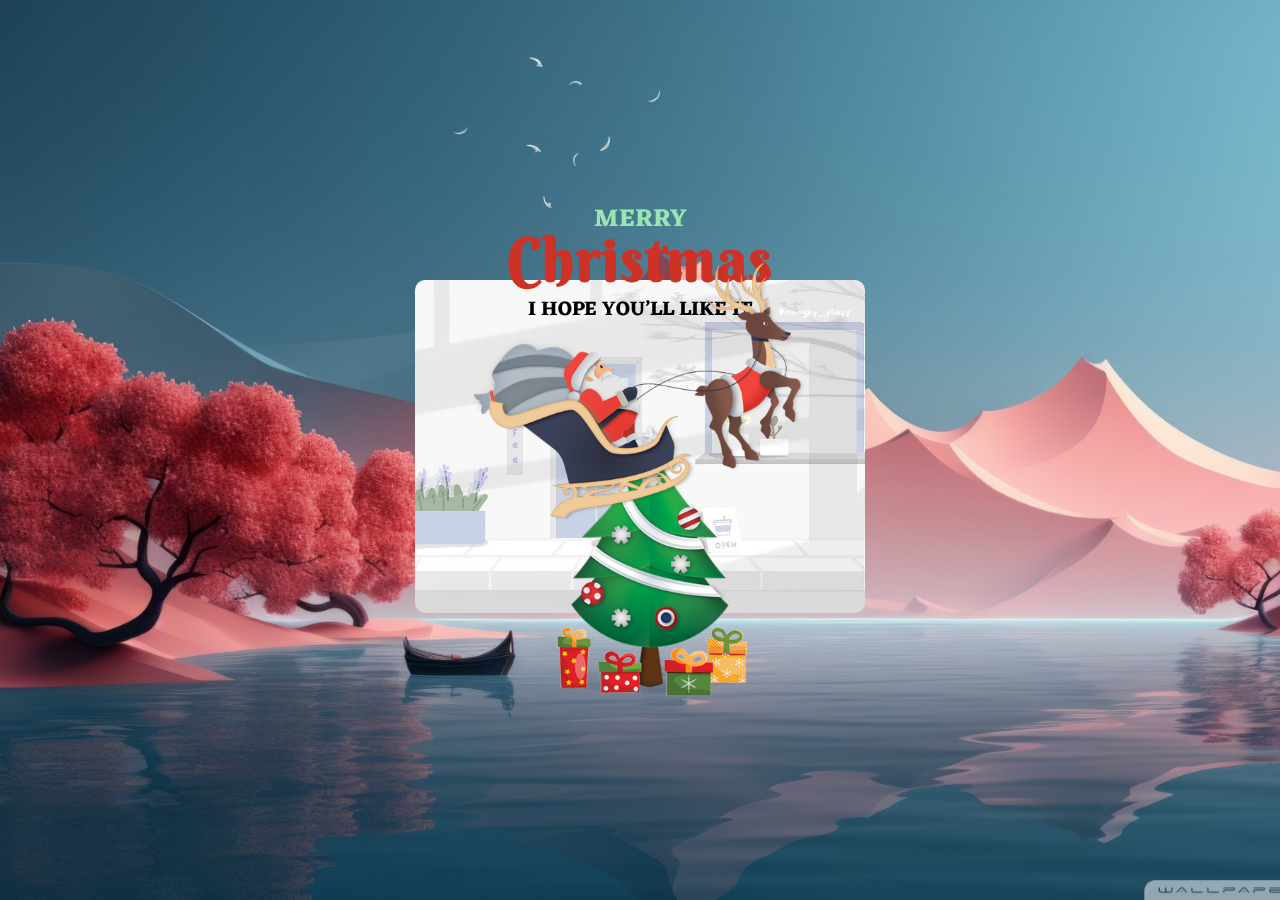
<file: 2.html>
<!DOCTYPE html>
<html lang="en" dir="ltr">
  <head>
    <meta charset="utf-8">
    <title>Merry Christmas </title>
    <link rel="stylesheet" href="style.css">
  </head>
  <body>

    <div class="container">
      <div class="card">
        <div class="card-bg">
          <img src="img/bg3.jpg" alt=""></a>
        </div>
        <div class="title">
          <h2 class="sd1">Merry</h2>
          <h1 class="sd">Christmas</h1>
          <h3>I hope you’ll like it</h3>
        </div>
        <div class="images">
          <a id="rb" href="3.html"><img src="img/santa.png" class="santa" alt=""></a>
          <a id="rb" href="3.html"><img src="img/tree.png" class="tree" alt=""></a>
        </div>
      </div>
    </div>

    <script type="text/javascript">
    const container = document.querySelector(".container");
    const card = document.querySelector(".card");
    const title = document.querySelector(".title");
    const santa = document.querySelector(".santa");
    const tree = document.querySelector(".tree");

    //card rotate on mouse move
    container.addEventListener("mousemove", (rotate) => {
      let x = (innerWidth / 2 - rotate.pageX) / 15;
      let y = (innerHeight / 2 - rotate.pageY) / 15;

      card.style.transform = "rotateY(" + x + "deg) rotateX(" + y + "deg)";
    });

    //card effects on mouse over the card
    container.addEventListener("mouseover", () => {
      title.style.transform = "translate3d(0, 0, 160px)";
      santa.style.transform = "translate3d(0, 0, 220px)";
      tree.style.transform = "translate3d(0, 0, 120px)";
      card.style.transition = "all 0.1s ease";
    });

    //card back to normal when mouse out
    container.addEventListener("mouseout", () => {
      card.style.transform = "rotateY(0deg) rotateX(0deg)";
      card.style.transition = "all 0.5s ease";
      title.style.transform = "translate3d(0, 0, 0)";
      santa.style.transform = "translate3d(0, 0, 0)";
      tree.style.transform = "translate3d(0, 0, 0)";
    });
    </script>

  </body>
</html>
</file>
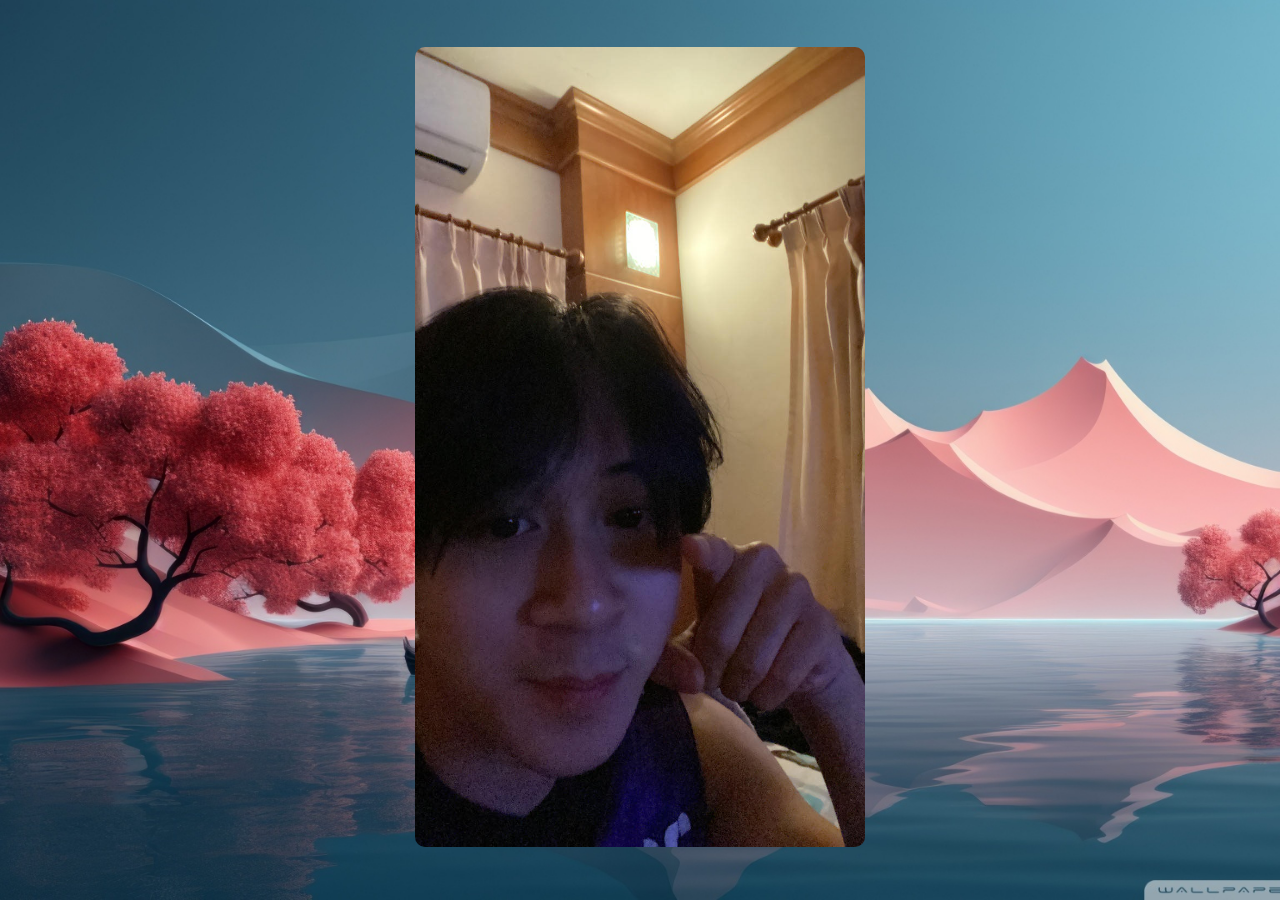
<file: 3.html>
<!DOCTYPE html>
<html lang="en" dir="ltr">
  <head>
    <meta charset="utf-8">
    <title>Merry Christmas </title>
    <link rel="stylesheet" href="style.css">
  </head>
  <body>

    <div class="container">
      <div class="card">
        <div class="card-bg">
          <a id="rb" href="4.html"><img src="img/m1.jpg" alt=""></a></a>
        </div>
        <div class="title">
          <!-- 🟠 wish you have every day is a good day 🟡 -->
          <h2 class="sd2"></h2>
          
        </div>
        <div class="images">
          
        </div>
      </div>
    </div>

    <script type="text/javascript">
    const container = document.querySelector(".container");
    const card = document.querySelector(".card");
    const title = document.querySelector(".title");
    const santa = document.querySelector(".santa");
    const tree = document.querySelector(".tree");

    //card rotate on mouse move
    container.addEventListener("mousemove", (rotate) => {
      let x = (innerWidth / 2 - rotate.pageX) / 15;
      let y = (innerHeight / 2 - rotate.pageY) / 15;

      card.style.transform = "rotateY(" + x + "deg) rotateX(" + y + "deg)";
    });

    //card effects on mouse over the card
    container.addEventListener("mouseover", () => {
      title.style.transform = "translate3d(0, 0, 160px)";
      santa.style.transform = "translate3d(0, 0, 220px)";
      tree.style.transform = "translate3d(0, 0, 120px)";
      card.style.transition = "all 0.1s ease";
    });

    //card back to normal when mouse out
    container.addEventListener("mouseout", () => {
      card.style.transform = "rotateY(0deg) rotateX(0deg)";
      card.style.transition = "all 0.5s ease";
      title.style.transform = "translate3d(0, 0, 0)";
      santa.style.transform = "translate3d(0, 0, 0)";
      tree.style.transform = "translate3d(0, 0, 0)";
    });
    </script>

  </body>
</html>
</file>
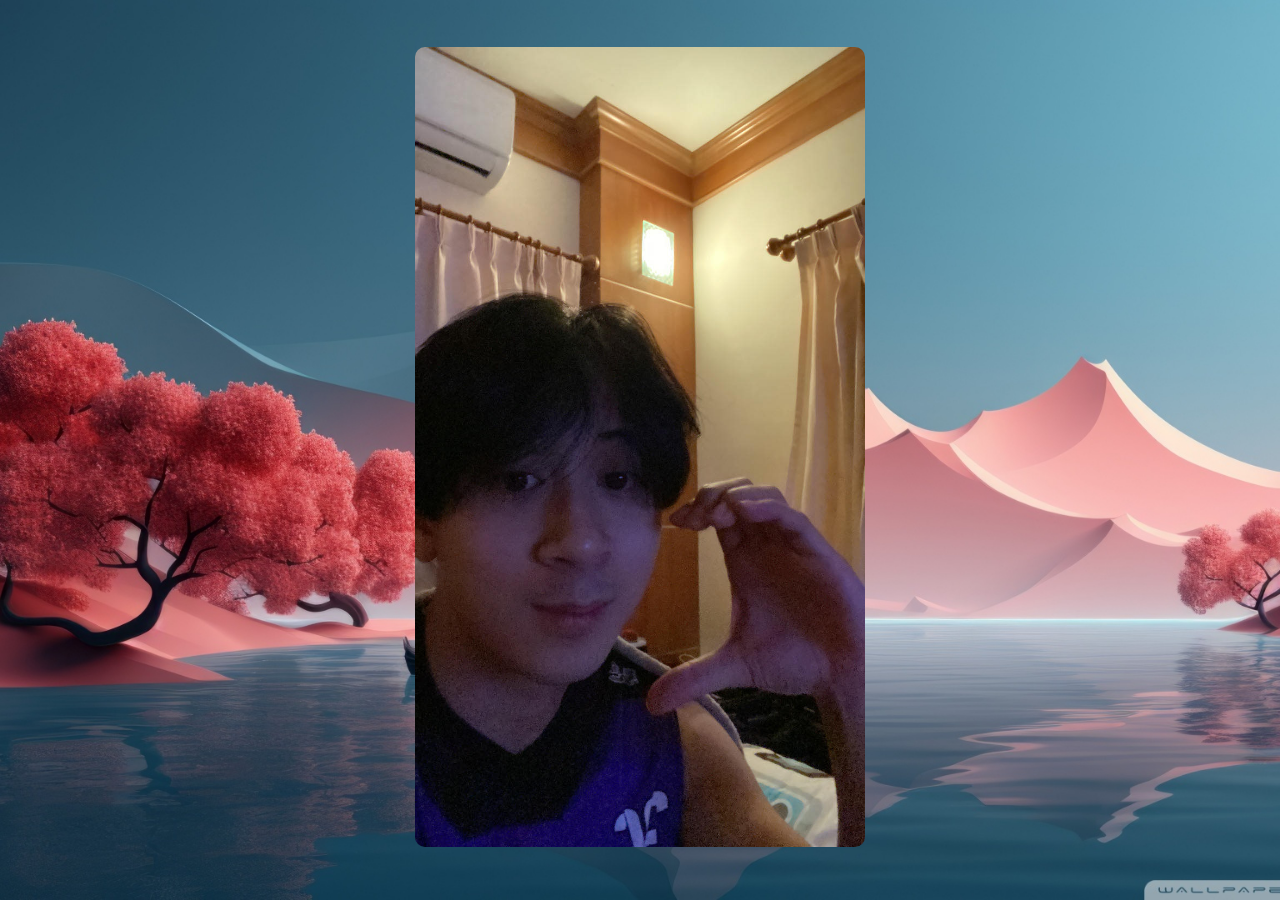
<file: 4.html>
<!DOCTYPE html>
<html lang="en" dir="ltr">
  <head>
    <meta charset="utf-8">
    <title>Merry Christmas </title>
    <link rel="stylesheet" href="style.css">
  </head>
  <body>

    <div class="container">
      <div class="card">
        <div class="card-bg">
          <a id="rb" href="5.html"><img src="img/m2.jpg" alt=""></a></a>
        </div>
        <div class="title">
          <!-- 🟢 Alway Support You 🔵 -->
          <h2 class="sd2"></h2>
          
        </div>
        <div class="images">
          
        </div>
      </div>
    </div>

    <script type="text/javascript">
    const container = document.querySelector(".container");
    const card = document.querySelector(".card");
    const title = document.querySelector(".title");
    const santa = document.querySelector(".santa");
    const tree = document.querySelector(".tree");

    //card rotate on mouse move
    container.addEventListener("mousemove", (rotate) => {
      let x = (innerWidth / 2 - rotate.pageX) / 15;
      let y = (innerHeight / 2 - rotate.pageY) / 15;

      card.style.transform = "rotateY(" + x + "deg) rotateX(" + y + "deg)";
    });

    //card effects on mouse over the card
    container.addEventListener("mouseover", () => {
      title.style.transform = "translate3d(0, 0, 160px)";
      santa.style.transform = "translate3d(0, 0, 220px)";
      tree.style.transform = "translate3d(0, 0, 120px)";
      card.style.transition = "all 0.1s ease";
    });

    //card back to normal when mouse out
    container.addEventListener("mouseout", () => {
      card.style.transform = "rotateY(0deg) rotateX(0deg)";
      card.style.transition = "all 0.5s ease";
      title.style.transform = "translate3d(0, 0, 0)";
      santa.style.transform = "translate3d(0, 0, 0)";
      tree.style.transform = "translate3d(0, 0, 0)";
    });
    </script>

  </body>
</html>
</file>
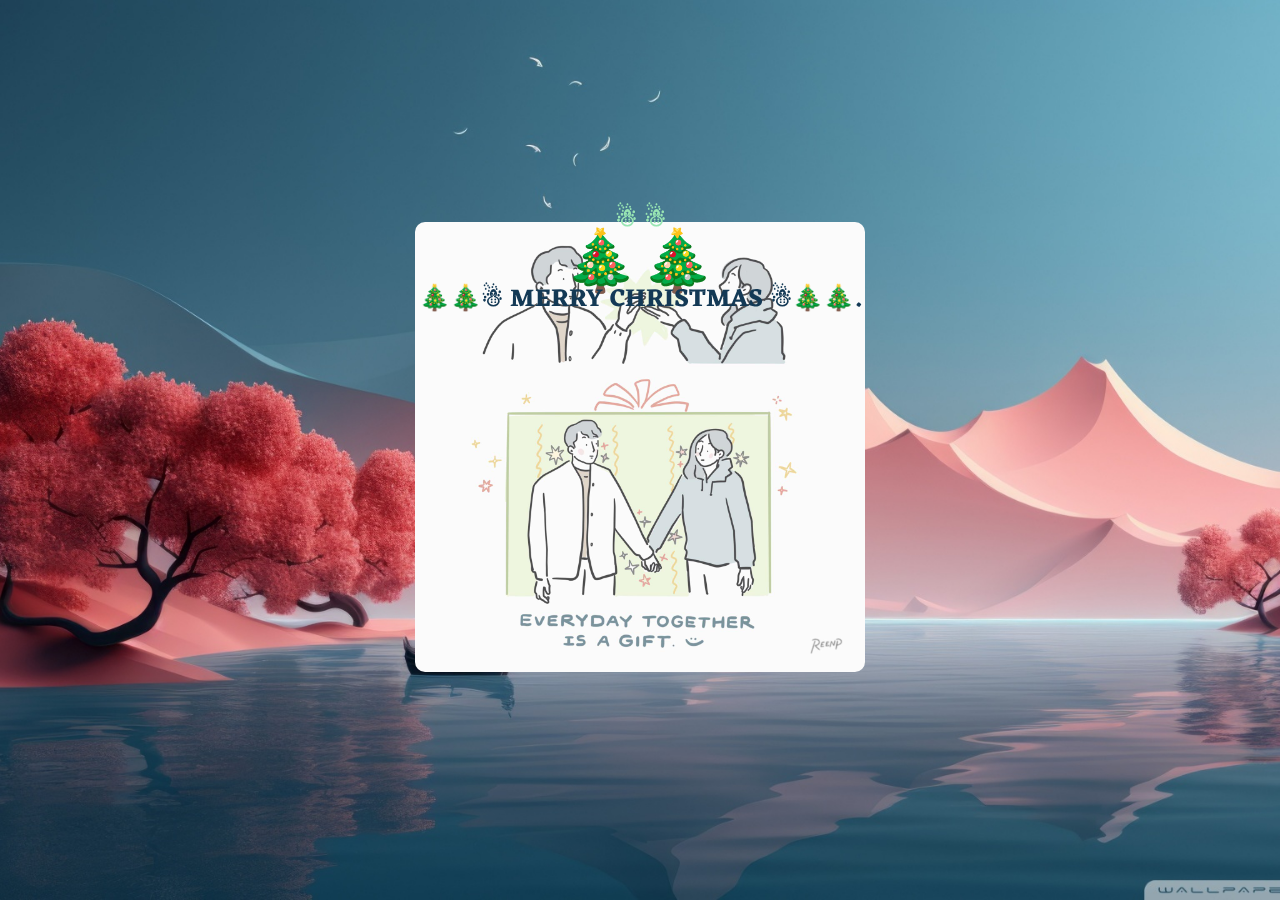
<file: 5.html>
<!DOCTYPE html>
<html lang="en" dir="ltr">
  <head>
    <meta charset="utf-8">
    <title>Merry Christmas </title>
    <link rel="stylesheet" href="style.css">
  </head>
  <body>

    <div class="container">
      <div class="card">
        <div class="card-bg">
          <a id="rb" href="#"><img src="img/bg2.jpg" alt=""></a></a>
        </div>
        <div class="title">
          <!-- 🔴 I'll be by your side 🟣 -->
          <h2 class="sd1">☃ ☃</h2>
          <h1 class="sd">🎄🎄</h1>
          <h2 class="sd2">🎄🎄☃  Merry christmas ☃🎄🎄.</h2>
          
        </div>
        <div class="images">
          
        </div>
      </div>
    </div>

    <script type="text/javascript">
    const container = document.querySelector(".container");
    const card = document.querySelector(".card");
    const title = document.querySelector(".title");
    const santa = document.querySelector(".santa");
    const tree = document.querySelector(".tree");

    //card rotate on mouse move
    container.addEventListener("mousemove", (rotate) => {
      let x = (innerWidth / 2 - rotate.pageX) / 15;
      let y = (innerHeight / 2 - rotate.pageY) / 15;

      card.style.transform = "rotateY(" + x + "deg) rotateX(" + y + "deg)";
    });

    //card effects on mouse over the card
    container.addEventListener("mouseover", () => {
      title.style.transform = "translate3d(0, 0, 160px)";
      santa.style.transform = "translate3d(0, 0, 220px)";
      tree.style.transform = "translate3d(0, 0, 120px)";
      card.style.transition = "all 0.1s ease";
    });

    //card back to normal when mouse out
    container.addEventListener("mouseout", () => {
      card.style.transform = "rotateY(0deg) rotateX(0deg)";
      card.style.transition = "all 0.5s ease";
      title.style.transform = "translate3d(0, 0, 0)";
      santa.style.transform = "translate3d(0, 0, 0)";
      tree.style.transform = "translate3d(0, 0, 0)";
    });
    </script>

  </body>
</html>
</file>
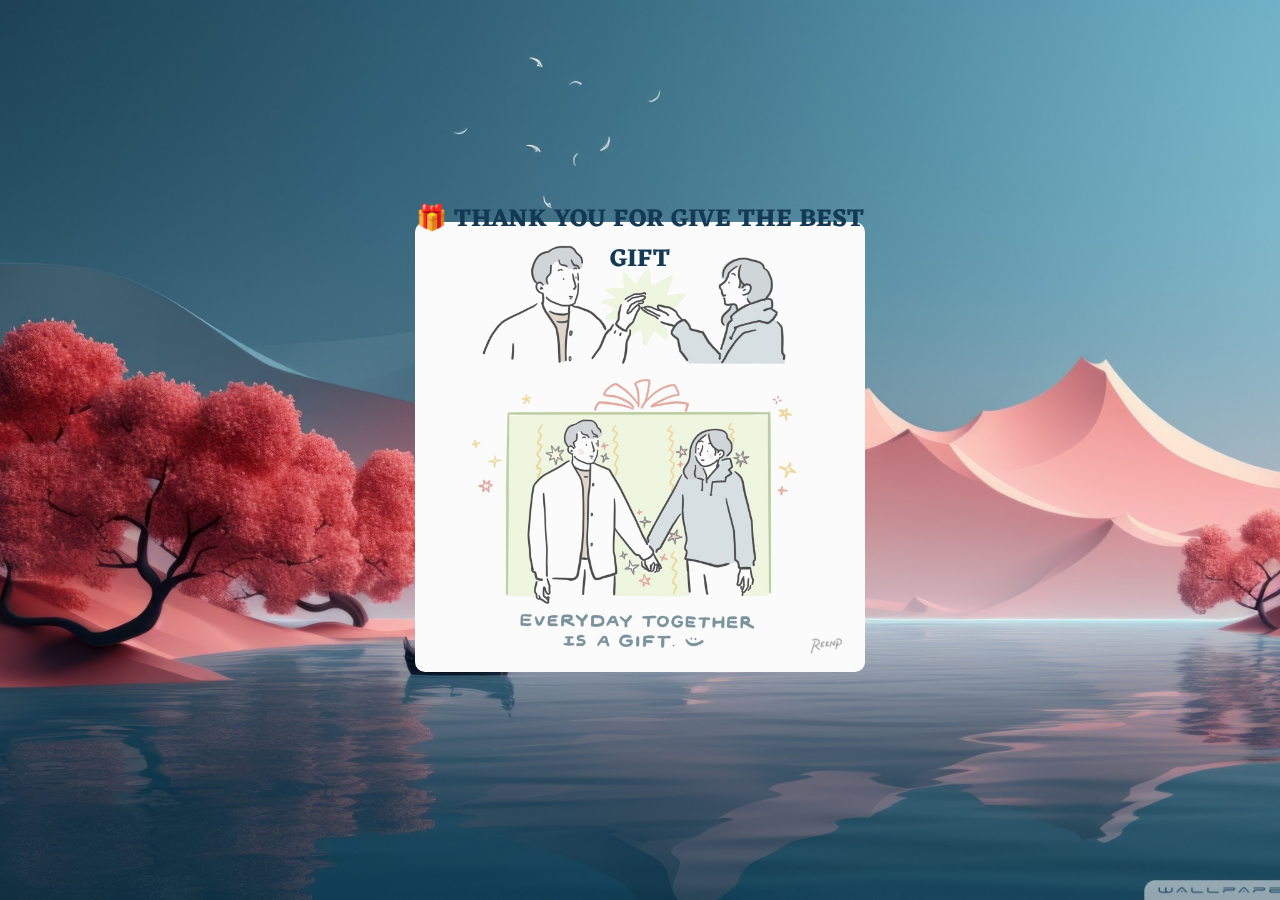
<file: 6.html>
<!DOCTYPE html>
<html lang="en" dir="ltr">
  <head>
    <meta charset="utf-8">
    <title>Merry Christmas </title>
    <link rel="stylesheet" href="style.css">
  </head>
  <body>

    <div class="container">
      <div class="card">
        <div class="card-bg">
          <a id="rb" href="5.html"><img src="img/bg2.jpg" alt=""></a></a>
        </div>
        <div class="title">
          <h2 class="sd2">🎁 Thank You For give The Best gift</h2>
          
        </div>
        <div class="images">
          
        </div>
      </div>
    </div>

    <script type="text/javascript">
    const container = document.querySelector(".container");
    const card = document.querySelector(".card");
    const title = document.querySelector(".title");
    const santa = document.querySelector(".santa");
    const tree = document.querySelector(".tree");

    //card rotate on mouse move
    container.addEventListener("mousemove", (rotate) => {
      let x = (innerWidth / 2 - rotate.pageX) / 15;
      let y = (innerHeight / 2 - rotate.pageY) / 15;

      card.style.transform = "rotateY(" + x + "deg) rotateX(" + y + "deg)";
    });

    //card effects on mouse over the card
    container.addEventListener("mouseover", () => {
      title.style.transform = "translate3d(0, 0, 160px)";
      santa.style.transform = "translate3d(0, 0, 220px)";
      tree.style.transform = "translate3d(0, 0, 120px)";
      card.style.transition = "all 0.1s ease";
    });

    //card back to normal when mouse out
    container.addEventListener("mouseout", () => {
      card.style.transform = "rotateY(0deg) rotateX(0deg)";
      card.style.transition = "all 0.5s ease";
      title.style.transform = "translate3d(0, 0, 0)";
      santa.style.transform = "translate3d(0, 0, 0)";
      tree.style.transform = "translate3d(0, 0, 0)";
    });
    </script>

  </body>
</html>
</file>
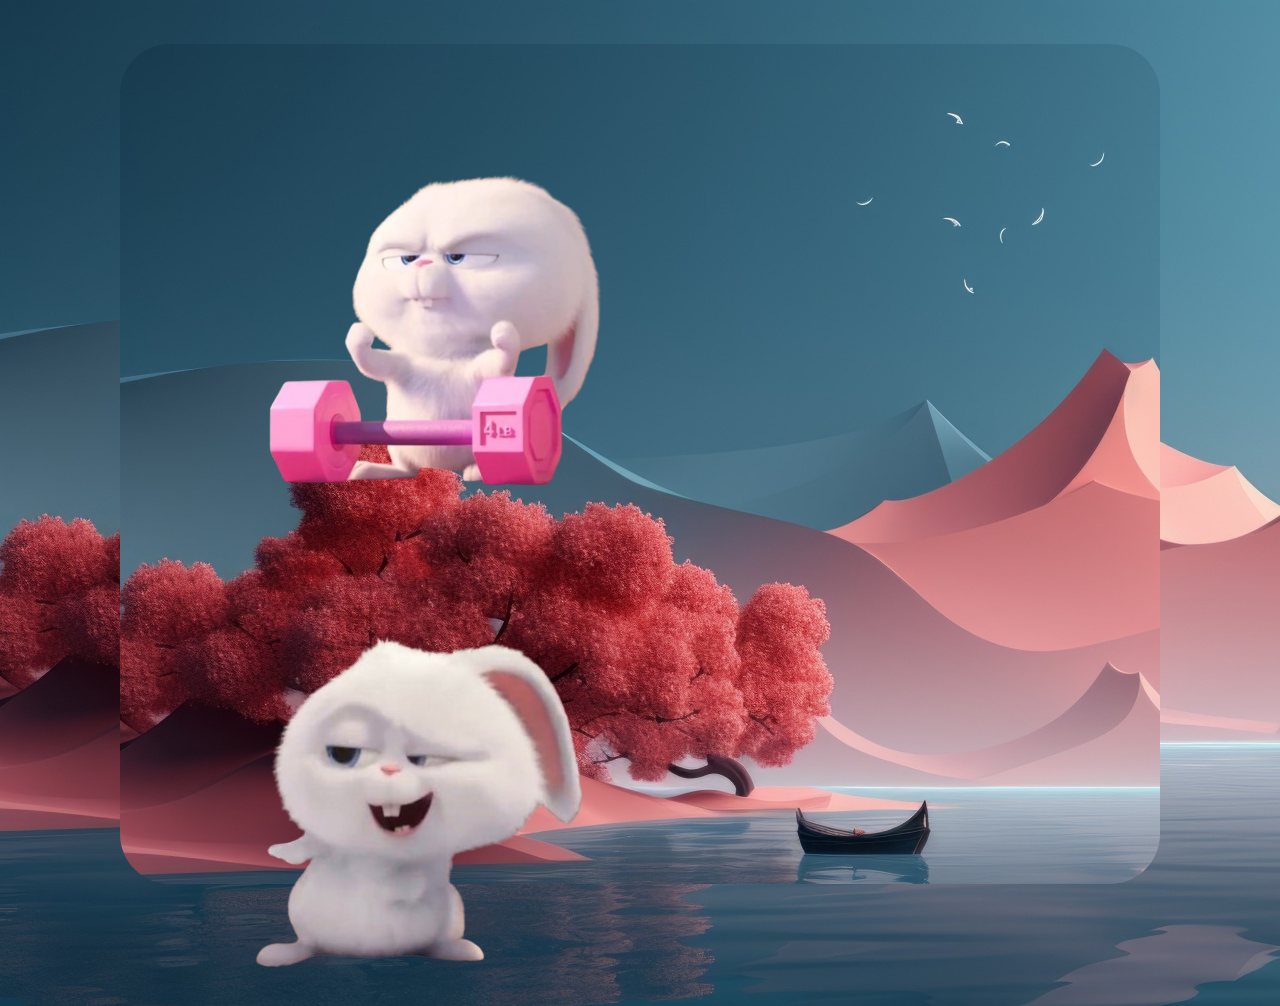
<file: 7.html>
<!doctype html>
<html lang="en">
  <head>
    <!-- Required meta tags -->
    <meta charset="utf-8">
    <meta name="viewport" content="width=device-width, initial-scale=1">

    <!-- Bootstrap CSS -->
    <link href="https://cdn.jsdelivr.net/npm/bootstrap@5.1.3/dist/css/bootstrap.min.css" rel="stylesheet" integrity="sha384-1BmE4kWBq78iYhFldvKuhfTAU6auU8tT94WrHftjDbrCEXSU1oBoqyl2QvZ6jIW3" crossorigin="anonymous">
    <script src="https://cdn.jsdelivr.net/npm/bootstrap@5.1.3/dist/js/bootstrap.bundle.min.js" integrity="sha384-ka7Sk0Gln4gmtz2MlQnikT1wXgYsOg+OMhuP+IlRH9sENBO0LRn5q+8nbTov4+1p" crossorigin="anonymous"></script>
    <script src="https://cdn.jsdelivr.net/npm/bootstrap@5.1.3/dist/js/bootstrap.min.js" integrity="sha384-QJHtvGhmr9XOIpI6YVutG+2QOK9T+ZnN4kzFN1RtK3zEFEIsxhlmWl5/YESvpZ13" crossorigin="anonymous"></script>
    <link rel="stylesheet" type="text/css" href="ss.css">

    <title>Home</title>
  </head>

  <style>
    #view2 .col {
      padding: 2px;
    }
    #view2 .col img {
      width:100%;
      
    }

    </style>

  <body class="bg1">

    <div class="alert alert-danger" role="alert"></div>
    
    <br><br><div id='view1' class='p1 text-center p-5'>
    <!-- <p class="t1"> 🌝 I hope I see you again soon 🌚 </p>
    
    <p2 class="t2"> 🙆‍♂️ I wish you were here 🙆 </p2> -->

    <a id='rb' class="pc3 " href="index2.html"><img src="img/rb2.png" width="500"></a>
    <a id='rb' class="" href="index2.html"><img src="img/rb1.png" width="500"></a>




  </body>
</html>
</file>
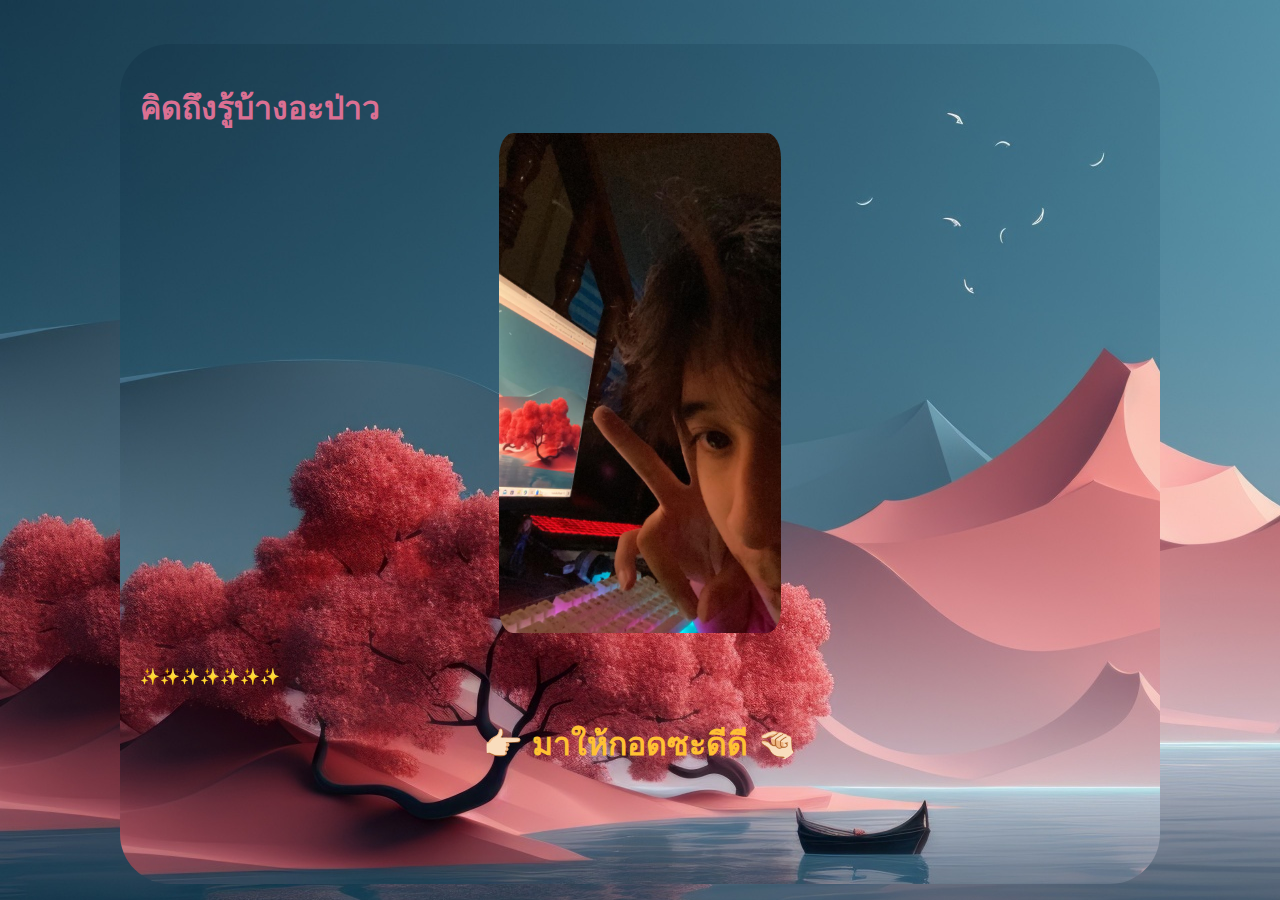
<file: 8.html>
<!doctype html>
<html lang="en">
  <head>
    <!-- Required meta tags -->
    <meta charset="utf-8">
    <meta name="viewport" content="width=device-width, initial-scale=1">

    <!-- Bootstrap CSS -->
    <link href="https://cdn.jsdelivr.net/npm/bootstrap@5.1.3/dist/css/bootstrap.min.css" rel="stylesheet" integrity="sha384-1BmE4kWBq78iYhFldvKuhfTAU6auU8tT94WrHftjDbrCEXSU1oBoqyl2QvZ6jIW3" crossorigin="anonymous">
    <script src="https://cdn.jsdelivr.net/npm/bootstrap@5.1.3/dist/js/bootstrap.bundle.min.js" integrity="sha384-ka7Sk0Gln4gmtz2MlQnikT1wXgYsOg+OMhuP+IlRH9sENBO0LRn5q+8nbTov4+1p" crossorigin="anonymous"></script>
    <script src="https://cdn.jsdelivr.net/npm/bootstrap@5.1.3/dist/js/bootstrap.min.js" integrity="sha384-QJHtvGhmr9XOIpI6YVutG+2QOK9T+ZnN4kzFN1RtK3zEFEIsxhlmWl5/YESvpZ13" crossorigin="anonymous"></script>
    <link rel="stylesheet" type="text/css" href="ss.css">

    <title>Home</title>
  </head>
  <body class="bg1">

    <div class="alert alert-danger" role="alert"></div>
    
    <br><br><div id='view1' class='p1 text-center p-5'>
    <!-- <p class="t1"> 🌝 I hope I see you again soon 🌚 </p> -->
    
    <br><p2 class="t2"> คิดถึงรู้บ้างอะป่าว </p2><br>
    <img class="by1" src="img/me.jpg" /><br>
    <p>✨✨✨✨✨✨✨</p>
    <p class="t3"> 👉🏻 มาให้กอดซะดีดี 🤏🏻 </p>
    <!-- <a id='rb' class="position-absolute top-50 start-50 translate-middle" href=""><img src="img/rb2.png" width="500"></a> -->

    </div>




  </body>
</html>
</file>
<file: style.css>
@import url('https://fonts.googleapis.com/css2?family=Poppins:wght@100;200;300;400;500;600;700;800;900&display=swap');
@import url('https://fonts.googleapis.com/css2?family=Berkshire+Swash&display=swap');
@import url('https://fonts.googleapis.com/css2?family=Eczar:wght@400;500;600;700;800&display=swap');

*{
  margin: 0;
  padding: 0;
  box-sizing: border-box;
  font-family: "Poppins", sans-serif;
}

body{
  height: 100vh;
  display: flex;
  justify-content: center;
  align-items: center;
  background-image: url(img/bg1.jpg);
  background-size: cover;
  background-position: center;
}

.container{
  display: flex;
  justify-content: center;
  align-items: center;
  width: 700px;
  height: 750px;
  perspective: 1200px;
}

.card{
  position: relative;
  display: flex;
  justify-content: center;
  align-items: center;
  width: 450px;
  height: 600px;
  transform-style: preserve-3d;
}

.card .card-bg{
  position: absolute;
}

.card .card-bg img{
  z-index: 1;
  width: 100%;
  border-radius: 10px;
}

.card .title{
  z-index: 2;
  position: absolute;
  top: 50px;
  text-align: center;
  line-height: 40px;
  transition: all 0.3s ease-out;
}

.card .title h2{
  font-family: "Eczar", serif;
  font-size: 25px;
  text-transform: uppercase;
}

.card .title h1{
  font-family: "Berkshire Swash", cursive;
  font-size: 60px;
  letter-spacing: 2px;
}

.card .title h3{
  font-family: "Eczar", serif;
  font-size: 20px;
  text-transform: uppercase;
  margin-top: 10px;
}

.card .images{
  z-index: 2;
}

.card .images .santa{
  z-index: 3;
  position: absolute;
  width: 400px;
  transition: all 0.3s ease-out;
}

.card .images .tree{
  z-index: 2;
  width: 400px;
  transition: all 0.3s ease-out;
}

.sd{
  color: #CE3226;
}

.sd1{
  color: #99E6B3;
}

.sd2{
  color: #133955;
}
</file>
<file: ss.css>
.bg1{
    background-repeat: no-repeat;
    background-image: url(img/bg1.jpg);
    
}

.p1{
    margin-left: auto;
    margin-right: auto;
    margin-top:0%;
    width: 1000px;
    height: 800px;
    padding: 20px;
    border-radius: 50px;
    background-image: url(img/bg1.jpg);;
    
}

.by1 {
    display: flex;
    align-items: center;
    justify-content: center;
    height: 500px;
    margin-left: auto;
    margin-right: auto;
    border-radius: 5%;
    
}

.t1{
    text-align: center;
    color: cadetblue;
    font-size: xx-large;
    font-weight: bold;
    font-family: 'Trebuchet MS', 'Lucida Sans Unicode', 'Lucida Grande', 'Lucida Sans', Arial, sans-serif;
}

.t2{
    text-align: center;
    color: palevioletred;
    font-size: xx-large;
    font-weight: bold;
    font-family: 'Trebuchet MS', 'Lucida Sans Unicode', 'Lucida Grande', 'Lucida Sans', Arial, sans-serif;
}

.t3{
    text-align: center;
    font-size: xx-large;
    color: #FFC133;
    font-weight: bold;
    font-family: 'Trebuchet MS', 'Lucida Sans Unicode', 'Lucida Grande', 'Lucida Sans', Arial, sans-serif;
}

.pc3{
    margin-left: 5%;
}
</file>
